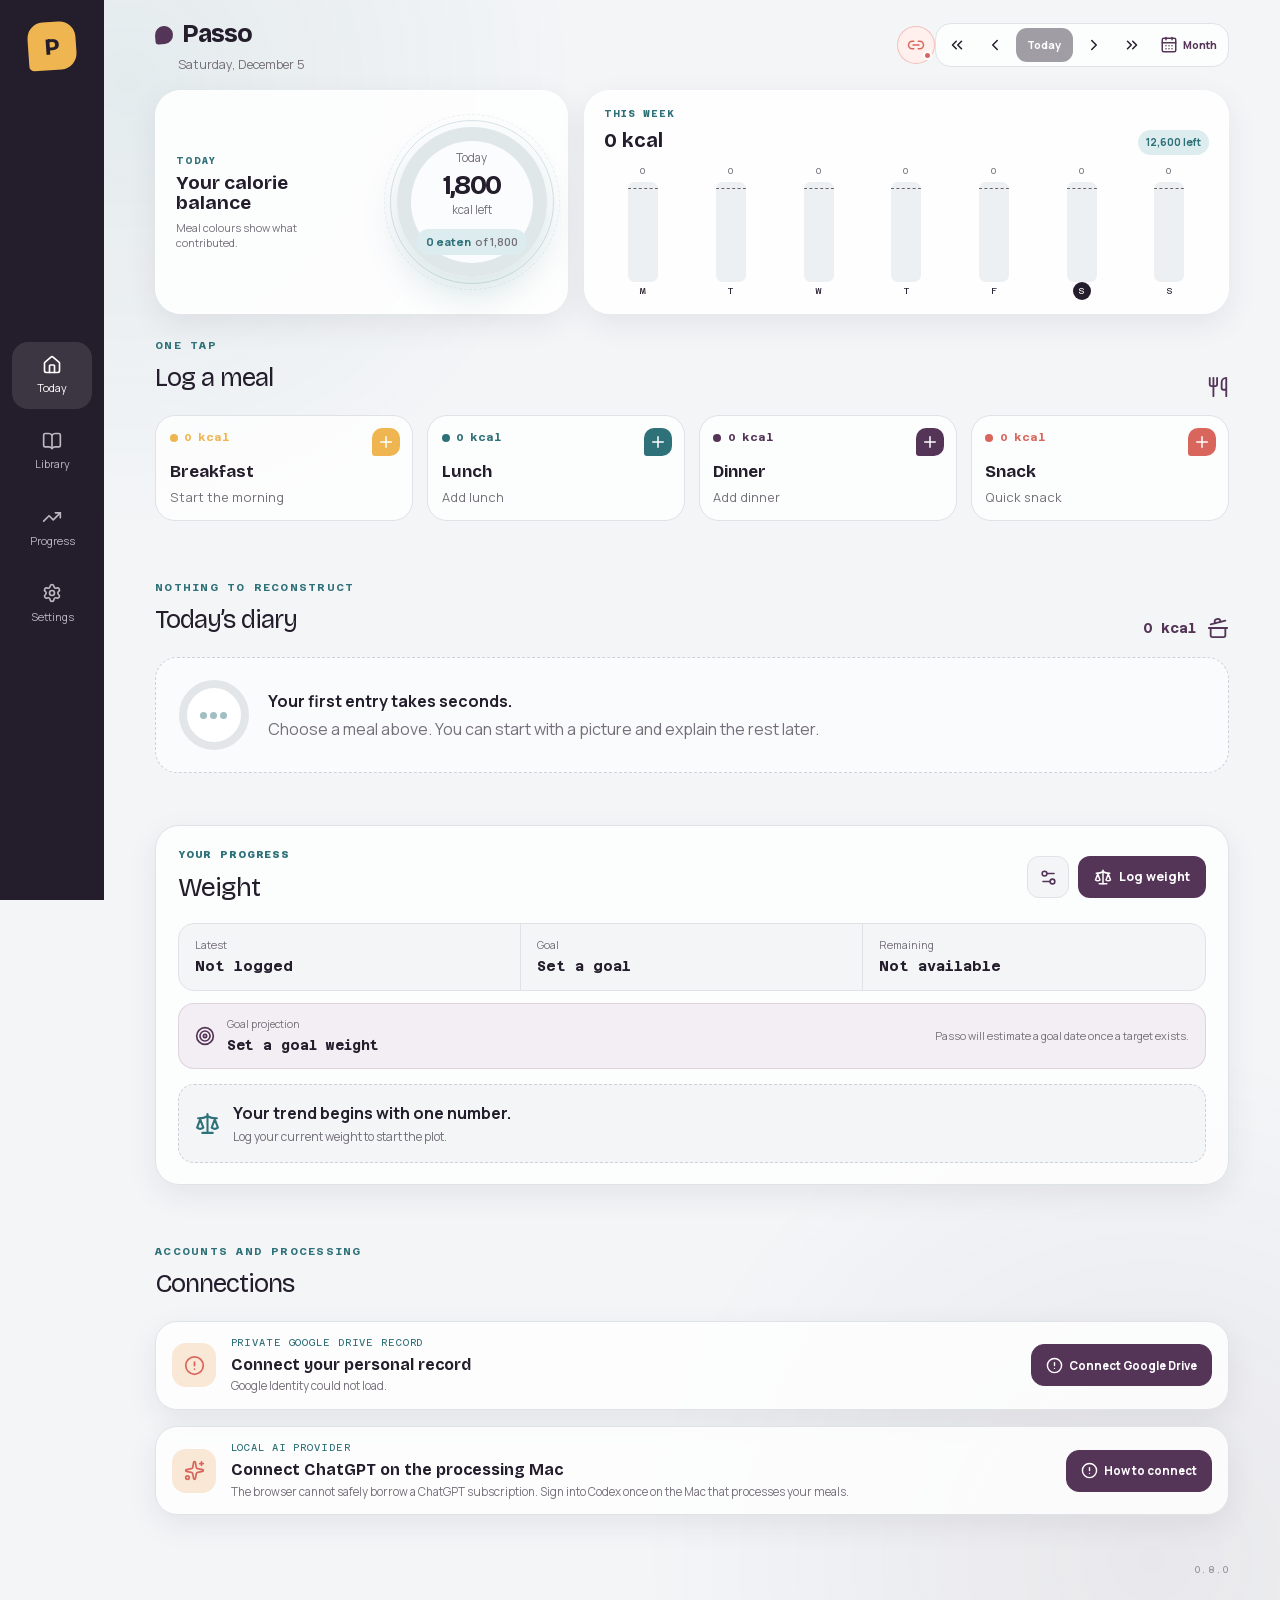
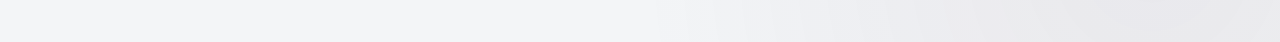
<file: index.html>
<!DOCTYPE html><html lang="en"><head><meta charSet="utf-8"/><meta name="viewport" content="width=device-width, initial-scale=1"/><link rel="stylesheet" href="/_next/static/css/index.pt1dcOlw.css" data-rsc-css-href="/_next/static/css/index.pt1dcOlw.css" data-precedence="vite-rsc/importer-resources"/><link rel="modulepreload" fetchPriority="low" href="/_next/static/chunks/index-DvjqUkF7.js"/><script src="/_next/static/chunks/rolldown-runtime-C60lm6uB.js" type="module" async=""></script><script src="/_next/static/chunks/framework-BgSIrAUN.js" type="module" async=""></script><link rel="modulepreload" href="/_next/static/chunks/layout-segment-context-BlE8KpGa.js" crossorigin=""/><link rel="modulepreload" href="/_next/static/chunks/passo-app-CvoFA2qu.js" crossorigin=""/><title>Passo</title><meta name="description" content="Effortless food logging from photographs, voice, and text."/><meta name="application-name" content="Passo"/><meta property="og:title" content="Passo"/><meta property="og:description" content="Take the pictures. Say what changed. Passo keeps the account."/><meta property="og:image" content="https://maxputignano-numaco.github.io/og.png"/><meta property="og:image:width" content="1200"/><meta property="og:image:height" content="630"/><meta property="og:image:alt" content="Passo food logging companion"/><meta name="twitter:card" content="summary_large_image"/><meta name="twitter:title" content="Passo"/><meta name="twitter:description" content="Take the pictures. Say what changed. Passo keeps the account."/><meta name="twitter:image" content="https://maxputignano-numaco.github.io/og.png"/><link rel="shortcut icon" href="/browser-icon.png?v=0.8.0"/><link rel="icon" href="/browser-icon.png?v=0.8.0" sizes="192x192" type="image/png"/><link rel="icon" href="/icon-512.png?v=0.8.0" sizes="512x512" type="image/png"/><link rel="apple-touch-icon" href="/apple-touch-icon.png?v=0.8.0" sizes="180x180" type="image/png"/><link rel="manifest" href="/manifest.webmanifest"/><meta name="mobile-web-app-capable" content="yes"/><meta name="apple-mobile-web-app-title" content="Passo"/><meta name="apple-mobile-web-app-status-bar-style" content="default"/><meta name="theme-color" content="#241d2c"/><script>Object.assign(((self[Symbol.for("vinext.navigationRuntime")]??={bootstrap:{routeManifest:null},functions:{}}).bootstrap.rsc??={rsc:[]}),{params:{},nav:{"pathname":"/","searchParams":[]}})</script><link rel="modulepreload" href="/_next/static/chunks/index-DvjqUkF7.js" />
<link rel="preload" href="/_next/static/_vinext_fonts/bricolage-grotesque-b05cd6d95bab/bricolage-grotesque-2064f7d0.woff2" as="font" type="font/woff2" crossorigin />
<link rel="preload" href="/_next/static/_vinext_fonts/manrope-76eca2803f7f/manrope-81401990.woff2" as="font" type="font/woff2" crossorigin />
<link rel="preload" href="/_next/static/_vinext_fonts/azeret-mono-16634c8afa00/azeret-mono-2165cd3b.woff2" as="font" type="font/woff2" crossorigin />
<style data-vinext-fonts>/* vietnamese */
@font-face {
  font-family: 'Bricolage Grotesque';
  font-style: normal;
  font-weight: 200 800;
  font-stretch: 100%;
  font-display: swap;
  src: url(/_next/static/_vinext_fonts/bricolage-grotesque-b05cd6d95bab/bricolage-grotesque-6116525b.woff2) format('woff2');
  unicode-range: U+0102-0103, U+0110-0111, U+0128-0129, U+0168-0169, U+01A0-01A1, U+01AF-01B0, U+0300-0301, U+0303-0304, U+0308-0309, U+0323, U+0329, U+1EA0-1EF9, U+20AB;
}
/* latin-ext */
@font-face {
  font-family: 'Bricolage Grotesque';
  font-style: normal;
  font-weight: 200 800;
  font-stretch: 100%;
  font-display: swap;
  src: url(/_next/static/_vinext_fonts/bricolage-grotesque-b05cd6d95bab/bricolage-grotesque-9101bee3.woff2) format('woff2');
  unicode-range: U+0100-02BA, U+02BD-02C5, U+02C7-02CC, U+02CE-02D7, U+02DD-02FF, U+0304, U+0308, U+0329, U+1D00-1DBF, U+1E00-1E9F, U+1EF2-1EFF, U+2020, U+20A0-20AB, U+20AD-20C0, U+2113, U+2C60-2C7F, U+A720-A7FF;
}
/* latin */
@font-face {
  font-family: 'Bricolage Grotesque';
  font-style: normal;
  font-weight: 200 800;
  font-stretch: 100%;
  font-display: swap;
  src: url(/_next/static/_vinext_fonts/bricolage-grotesque-b05cd6d95bab/bricolage-grotesque-2064f7d0.woff2) format('woff2');
  unicode-range: U+0000-00FF, U+0131, U+0152-0153, U+02BB-02BC, U+02C6, U+02DA, U+02DC, U+0304, U+0308, U+0329, U+2000-206F, U+20AC, U+2122, U+2191, U+2193, U+2212, U+2215, U+FEFF, U+FFFD;
}

@font-face {
  font-family: 'Bricolage Grotesque Fallback';
  src: local("Arial");
  ascent-override: 88.21%;
  descent-override: 25.61%;
  line-gap-override: 0.00%;
  size-adjust: 105.43%;
}

.__font_bricolage_grotesque_0k6pl85 { font-family: 'Bricolage Grotesque', 'Bricolage Grotesque Fallback'; font-style: normal; }

.__variable_bricolage_grotesque_0k6pl85 { --font-display: 'Bricolage Grotesque', 'Bricolage Grotesque Fallback'; }

/* cyrillic-ext */
@font-face {
  font-family: 'Manrope';
  font-style: normal;
  font-weight: 200 800;
  font-display: swap;
  src: url(/_next/static/_vinext_fonts/manrope-76eca2803f7f/manrope-37facb2a.woff2) format('woff2');
  unicode-range: U+0460-052F, U+1C80-1C8A, U+20B4, U+2DE0-2DFF, U+A640-A69F, U+FE2E-FE2F;
}
/* cyrillic */
@font-face {
  font-family: 'Manrope';
  font-style: normal;
  font-weight: 200 800;
  font-display: swap;
  src: url(/_next/static/_vinext_fonts/manrope-76eca2803f7f/manrope-c9a5f13c.woff2) format('woff2');
  unicode-range: U+0301, U+0400-045F, U+0490-0491, U+04B0-04B1, U+2116;
}
/* greek */
@font-face {
  font-family: 'Manrope';
  font-style: normal;
  font-weight: 200 800;
  font-display: swap;
  src: url(/_next/static/_vinext_fonts/manrope-76eca2803f7f/manrope-f00fa027.woff2) format('woff2');
  unicode-range: U+0370-0377, U+037A-037F, U+0384-038A, U+038C, U+038E-03A1, U+03A3-03FF;
}
/* vietnamese */
@font-face {
  font-family: 'Manrope';
  font-style: normal;
  font-weight: 200 800;
  font-display: swap;
  src: url(/_next/static/_vinext_fonts/manrope-76eca2803f7f/manrope-bd6e7fdc.woff2) format('woff2');
  unicode-range: U+0102-0103, U+0110-0111, U+0128-0129, U+0168-0169, U+01A0-01A1, U+01AF-01B0, U+0300-0301, U+0303-0304, U+0308-0309, U+0323, U+0329, U+1EA0-1EF9, U+20AB;
}
/* latin-ext */
@font-face {
  font-family: 'Manrope';
  font-style: normal;
  font-weight: 200 800;
  font-display: swap;
  src: url(/_next/static/_vinext_fonts/manrope-76eca2803f7f/manrope-76dcfc73.woff2) format('woff2');
  unicode-range: U+0100-02BA, U+02BD-02C5, U+02C7-02CC, U+02CE-02D7, U+02DD-02FF, U+0304, U+0308, U+0329, U+1D00-1DBF, U+1E00-1E9F, U+1EF2-1EFF, U+2020, U+20A0-20AB, U+20AD-20C0, U+2113, U+2C60-2C7F, U+A720-A7FF;
}
/* latin */
@font-face {
  font-family: 'Manrope';
  font-style: normal;
  font-weight: 200 800;
  font-display: swap;
  src: url(/_next/static/_vinext_fonts/manrope-76eca2803f7f/manrope-81401990.woff2) format('woff2');
  unicode-range: U+0000-00FF, U+0131, U+0152-0153, U+02BB-02BC, U+02C6, U+02DA, U+02DC, U+0304, U+0308, U+0329, U+2000-206F, U+20AC, U+2122, U+2191, U+2193, U+2212, U+2215, U+FEFF, U+FFFD;
}

@font-face {
  font-family: 'Manrope Fallback';
  src: local("Arial");
  ascent-override: 103.31%;
  descent-override: 29.07%;
  line-gap-override: 0.00%;
  size-adjust: 103.19%;
}

.__font_manrope_0lv6qco { font-family: 'Manrope', 'Manrope Fallback'; font-style: normal; }

.__variable_manrope_0lv6qco { --font-body: 'Manrope', 'Manrope Fallback'; }

/* latin-ext */
@font-face {
  font-family: 'Azeret Mono';
  font-style: normal;
  font-weight: 100 900;
  font-display: swap;
  src: url(/_next/static/_vinext_fonts/azeret-mono-16634c8afa00/azeret-mono-b8f22eee.woff2) format('woff2');
  unicode-range: U+0100-02BA, U+02BD-02C5, U+02C7-02CC, U+02CE-02D7, U+02DD-02FF, U+0304, U+0308, U+0329, U+1D00-1DBF, U+1E00-1E9F, U+1EF2-1EFF, U+2020, U+20A0-20AB, U+20AD-20C0, U+2113, U+2C60-2C7F, U+A720-A7FF;
}
/* latin */
@font-face {
  font-family: 'Azeret Mono';
  font-style: normal;
  font-weight: 100 900;
  font-display: swap;
  src: url(/_next/static/_vinext_fonts/azeret-mono-16634c8afa00/azeret-mono-2165cd3b.woff2) format('woff2');
  unicode-range: U+0000-00FF, U+0131, U+0152-0153, U+02BB-02BC, U+02C6, U+02DA, U+02DC, U+0304, U+0308, U+0329, U+2000-206F, U+20AC, U+2122, U+2191, U+2193, U+2212, U+2215, U+FEFF, U+FFFD;
}

@font-face {
  font-family: 'Azeret Mono Fallback';
  src: local("Arial");
  ascent-override: 64.26%;
  descent-override: 15.77%;
  line-gap-override: 0.00%;
  size-adjust: 145.81%;
}

.__font_azeret_mono_0ombk6h { font-family: 'Azeret Mono', 'Azeret Mono Fallback'; font-style: normal; }

.__variable_azeret_mono_0ombk6h { --font-data: 'Azeret Mono', 'Azeret Mono Fallback'; }
</style>
</head><body class="__variable_bricolage_grotesque_0k6pl85 __variable_manrope_0lv6qco __variable_azeret_mono_0ombk6h"><div class="app-shell"><aside class="desktop-rail"><div class="brand-mark"><span>P</span></div><nav aria-label="Primary navigation"><button class="active"><svg xmlns="http://www.w3.org/2000/svg" width="20" height="20" viewBox="0 0 24 24" fill="none" stroke="currentColor" stroke-width="2" stroke-linecap="round" stroke-linejoin="round" class="lucide lucide-house" aria-hidden="true"><path d="M15 21v-8a1 1 0 0 0-1-1h-4a1 1 0 0 0-1 1v8"></path><path d="M3 10a2 2 0 0 1 .709-1.528l7-6a2 2 0 0 1 2.582 0l7 6A2 2 0 0 1 21 10v9a2 2 0 0 1-2 2H5a2 2 0 0 1-2-2z"></path></svg><span>Today</span></button><button class=""><svg xmlns="http://www.w3.org/2000/svg" width="20" height="20" viewBox="0 0 24 24" fill="none" stroke="currentColor" stroke-width="2" stroke-linecap="round" stroke-linejoin="round" class="lucide lucide-book-open" aria-hidden="true"><path d="M12 5v16"></path><path d="M20.001 19A2 2 0 0022 17V5a2 2 0 00-1.999-2L16 3.002A5 5 0 0012 5a5 5 0 00-4-2H4a2 2 0 00-2 2v12a2 2 0 001.999 2H8a5 5 0 014 2 5 5 0 014-2z"></path></svg><span>Library</span></button><button class=""><svg xmlns="http://www.w3.org/2000/svg" width="20" height="20" viewBox="0 0 24 24" fill="none" stroke="currentColor" stroke-width="2" stroke-linecap="round" stroke-linejoin="round" class="lucide lucide-trending-up" aria-hidden="true"><path d="M16 7h6v6"></path><path d="m22 7-8.5 8.5-5-5L2 17"></path></svg><span>Progress</span></button><button class=""><svg xmlns="http://www.w3.org/2000/svg" width="20" height="20" viewBox="0 0 24 24" fill="none" stroke="currentColor" stroke-width="2" stroke-linecap="round" stroke-linejoin="round" class="lucide lucide-settings" aria-hidden="true"><path d="M9.671 4.136a2.34 2.34 0 0 1 4.659 0 2.34 2.34 0 0 0 3.319 1.915 2.34 2.34 0 0 1 2.33 4.033 2.34 2.34 0 0 0 0 3.831 2.34 2.34 0 0 1-2.33 4.033 2.34 2.34 0 0 0-3.319 1.915 2.34 2.34 0 0 1-4.659 0 2.34 2.34 0 0 0-3.32-1.915 2.34 2.34 0 0 1-2.33-4.033 2.34 2.34 0 0 0 0-3.831A2.34 2.34 0 0 1 6.35 6.051a2.34 2.34 0 0 0 3.319-1.915"></path><circle cx="12" cy="12" r="3"></circle></svg><span>Settings</span></button></nav></aside><main class="main-surface"><header class="topbar"><div><div class="wordmark"><span class="wordmark-step"></span>Passo</div><p>Tuesday, August 18</p></div><div class="connection-control"><button type="button" class="connection-pill offline" aria-label="A Passo connection needs attention" aria-expanded="false" title="Reconnect Passo"><svg xmlns="http://www.w3.org/2000/svg" width="18" height="18" viewBox="0 0 24 24" fill="none" stroke="currentColor" stroke-width="2" stroke-linecap="round" stroke-linejoin="round" class="lucide lucide-link2 lucide-link-2" aria-hidden="true"><path d="M9 17H7A5 5 0 0 1 7 7h2"></path><path d="M15 7h2a5 5 0 1 1 0 10h-2"></path><line x1="8" x2="16" y1="12" y2="12"></line></svg><span aria-hidden="true"></span></button></div><nav class="date-navigator" aria-label="Choose diary date"><button type="button" aria-label="Previous week" title="Previous week"><svg xmlns="http://www.w3.org/2000/svg" width="18" height="18" viewBox="0 0 24 24" fill="none" stroke="currentColor" stroke-width="2" stroke-linecap="round" stroke-linejoin="round" class="lucide lucide-chevrons-left" aria-hidden="true"><path d="m11 17-5-5 5-5"></path><path d="m18 17-5-5 5-5"></path></svg></button><button type="button" aria-label="Previous day" title="Previous day"><svg xmlns="http://www.w3.org/2000/svg" width="18" height="18" viewBox="0 0 24 24" fill="none" stroke="currentColor" stroke-width="2" stroke-linecap="round" stroke-linejoin="round" class="lucide lucide-chevron-left" aria-hidden="true"><path d="m15 18-6-6 6-6"></path></svg></button><button type="button" class="today-button" disabled="">Today</button><button type="button" aria-label="Next day" title="Next day"><svg xmlns="http://www.w3.org/2000/svg" width="18" height="18" viewBox="0 0 24 24" fill="none" stroke="currentColor" stroke-width="2" stroke-linecap="round" stroke-linejoin="round" class="lucide lucide-chevron-right" aria-hidden="true"><path d="m9 18 6-6-6-6"></path></svg></button><button type="button" aria-label="Next week" title="Next week"><svg xmlns="http://www.w3.org/2000/svg" width="18" height="18" viewBox="0 0 24 24" fill="none" stroke="currentColor" stroke-width="2" stroke-linecap="round" stroke-linejoin="round" class="lucide lucide-chevrons-right" aria-hidden="true"><path d="m6 17 5-5-5-5"></path><path d="m13 17 5-5-5-5"></path></svg></button><button type="button" class="month-button" aria-label="Open month calendar" title="Month calendar"><svg xmlns="http://www.w3.org/2000/svg" width="18" height="18" viewBox="0 0 24 24" fill="none" stroke="currentColor" stroke-width="2" stroke-linecap="round" stroke-linejoin="round" class="lucide lucide-calendar-days" aria-hidden="true"><path d="M8 2v3"></path><path d="M16 2v3"></path><rect x="3" y="3" width="18" height="18" rx="2"></rect><path d="M3 9h18"></path><path d="M8 13h.01"></path><path d="M12 13h.01"></path><path d="M16 13h.01"></path><path d="M8 17h.01"></path><path d="M12 17h.01"></path><path d="M16 17h.01"></path></svg><span>Month</span></button></nav></header><div class="today-layout"><h1 class="visually-hidden">Tuesday, August 18</h1><section class="today-dashboard" aria-label="Tuesday, August 18 and its week"><div class="today-ring-card"><div class="today-ring-copy"><span>Today</span><strong>Your calorie balance</strong><small>Meal colours show what contributed.</small></div><div class="progress-plate " style="--plate-segments:conic-gradient(#efb550 0deg 0deg, #2f7179 0deg 0deg, #553557 0deg 0deg, #d9665d 0deg 0deg, #dfe7e9 0deg 360deg)" aria-label="1800 calories left. 0 eaten of 1800. Breakfast 0 kcal, Lunch 0 kcal, Dinner 0 kcal, Snack 0 kcal"><div class="progress-plate-inner"><span class="plate-kicker">Today</span><strong>1,800</strong><span class="plate-unit">kcal <!-- -->left</span><span class="plate-balance"><span>0<!-- --> eaten</span><span class="plate-target">of <!-- -->1,800</span></span></div></div></div><section class="weekly-gauge" aria-label="0 of 12600 calories this week"><header><div><span>This week</span><strong>0<!-- --> kcal</strong></div><small class="">12,600 left</small></header><div class="weekly-gauge-bars"><div aria-label="Mon: 0 of 1800 calories" class="" title="Mon: 0 of 1800 kcal"><span class="weekly-gauge-value">0</span><span class="weekly-gauge-track"><span class="weekly-gauge-target" style="bottom:92.59259259259258%"></span><span class="weekly-gauge-fill " style="height:0%"></span></span><small>M</small></div><div aria-label="Tue: 0 of 1800 calories" class="is-today" title="Tue: 0 of 1800 kcal"><span class="weekly-gauge-value">0</span><span class="weekly-gauge-track"><span class="weekly-gauge-target" style="bottom:92.59259259259258%"></span><span class="weekly-gauge-fill " style="height:0%"></span></span><small>T</small></div><div aria-label="Wed: 0 of 1800 calories" class="" title="Wed: 0 of 1800 kcal"><span class="weekly-gauge-value">0</span><span class="weekly-gauge-track"><span class="weekly-gauge-target" style="bottom:92.59259259259258%"></span><span class="weekly-gauge-fill " style="height:0%"></span></span><small>W</small></div><div aria-label="Thu: 0 of 1800 calories" class="" title="Thu: 0 of 1800 kcal"><span class="weekly-gauge-value">0</span><span class="weekly-gauge-track"><span class="weekly-gauge-target" style="bottom:92.59259259259258%"></span><span class="weekly-gauge-fill " style="height:0%"></span></span><small>T</small></div><div aria-label="Fri: 0 of 1800 calories" class="" title="Fri: 0 of 1800 kcal"><span class="weekly-gauge-value">0</span><span class="weekly-gauge-track"><span class="weekly-gauge-target" style="bottom:92.59259259259258%"></span><span class="weekly-gauge-fill " style="height:0%"></span></span><small>F</small></div><div aria-label="Sat: 0 of 1800 calories" class="" title="Sat: 0 of 1800 kcal"><span class="weekly-gauge-value">0</span><span class="weekly-gauge-track"><span class="weekly-gauge-target" style="bottom:92.59259259259258%"></span><span class="weekly-gauge-fill " style="height:0%"></span></span><small>S</small></div><div aria-label="Sun: 0 of 1800 calories" class="" title="Sun: 0 of 1800 kcal"><span class="weekly-gauge-value">0</span><span class="weekly-gauge-track"><span class="weekly-gauge-target" style="bottom:92.59259259259258%"></span><span class="weekly-gauge-fill " style="height:0%"></span></span><small>S</small></div></div></section></section><section class="occasion-section" aria-labelledby="add-meal-heading"><div class="section-heading"><div><span>One tap</span><h2 id="add-meal-heading">Log a meal</h2></div><svg xmlns="http://www.w3.org/2000/svg" width="22" height="22" viewBox="0 0 24 24" fill="none" stroke="currentColor" stroke-width="2" stroke-linecap="round" stroke-linejoin="round" class="lucide lucide-utensils" aria-hidden="true"><path d="M3 2v7c0 1.1.9 2 2 2h4a2 2 0 0 0 2-2V2"></path><path d="M7 2v20"></path><path d="M21 15V2a5 5 0 0 0-5 5v6c0 1.1.9 2 2 2h3Zm0 0v7"></path></svg></div><div class="occasion-grid"><button style="--meal-colour:#efb550"><span class="occasion-calories"><span aria-hidden="true"></span>0<!-- --> kcal</span><span class="occasion-plus"><svg xmlns="http://www.w3.org/2000/svg" width="18" height="18" viewBox="0 0 24 24" fill="none" stroke="currentColor" stroke-width="2" stroke-linecap="round" stroke-linejoin="round" class="lucide lucide-plus" aria-hidden="true"><path d="M5 12h14"></path><path d="M12 5v14"></path></svg></span><strong>Breakfast</strong><small>Start the morning</small></button><button style="--meal-colour:#2f7179"><span class="occasion-calories"><span aria-hidden="true"></span>0<!-- --> kcal</span><span class="occasion-plus"><svg xmlns="http://www.w3.org/2000/svg" width="18" height="18" viewBox="0 0 24 24" fill="none" stroke="currentColor" stroke-width="2" stroke-linecap="round" stroke-linejoin="round" class="lucide lucide-plus" aria-hidden="true"><path d="M5 12h14"></path><path d="M12 5v14"></path></svg></span><strong>Lunch</strong><small>Add lunch</small></button><button style="--meal-colour:#553557"><span class="occasion-calories"><span aria-hidden="true"></span>0<!-- --> kcal</span><span class="occasion-plus"><svg xmlns="http://www.w3.org/2000/svg" width="18" height="18" viewBox="0 0 24 24" fill="none" stroke="currentColor" stroke-width="2" stroke-linecap="round" stroke-linejoin="round" class="lucide lucide-plus" aria-hidden="true"><path d="M5 12h14"></path><path d="M12 5v14"></path></svg></span><strong>Dinner</strong><small>Add dinner</small></button><button style="--meal-colour:#d9665d"><span class="occasion-calories"><span aria-hidden="true"></span>0<!-- --> kcal</span><span class="occasion-plus"><svg xmlns="http://www.w3.org/2000/svg" width="18" height="18" viewBox="0 0 24 24" fill="none" stroke="currentColor" stroke-width="2" stroke-linecap="round" stroke-linejoin="round" class="lucide lucide-plus" aria-hidden="true"><path d="M5 12h14"></path><path d="M12 5v14"></path></svg></span><strong>Snack</strong><small>Quick snack</small></button></div></section><section class="diary-section" aria-labelledby="diary-heading"><div class="section-heading"><div><span>Nothing to reconstruct</span><h2 id="diary-heading">Today’s diary</h2></div><div class="diary-total" aria-label="0 calories in the diary for Tuesday, August 18"><strong>0<!-- --> kcal</strong><svg xmlns="http://www.w3.org/2000/svg" width="22" height="22" viewBox="0 0 24 24" fill="none" stroke="currentColor" stroke-width="2" stroke-linecap="round" stroke-linejoin="round" class="lucide lucide-cooking-pot" aria-hidden="true"><path d="M2 12h20"></path><path d="M20 12v8a2 2 0 0 1-2 2H6a2 2 0 0 1-2-2v-8"></path><path d="m4 8 16-4"></path><path d="m8.86 6.78-.45-1.81a2 2 0 0 1 1.45-2.43l1.94-.48a2 2 0 0 1 2.43 1.46l.45 1.8"></path></svg></div></div><div class="empty-diary"><div class="empty-plate"><span></span><span></span><span></span></div><div><strong>Your first entry takes seconds.</strong><p>Choose a meal above. You can start with a picture and explain the rest later.</p></div></div></section><section class="weight-section" aria-labelledby="weight-heading"><div class="weight-card-heading"><div><span>Your progress</span><h2 id="weight-heading">Weight</h2></div><div class="weight-heading-actions"><button type="button" class="weight-settings-button" aria-label="Set goal weight" aria-expanded="false"><svg xmlns="http://www.w3.org/2000/svg" width="19" height="19" viewBox="0 0 24 24" fill="none" stroke="currentColor" stroke-width="2" stroke-linecap="round" stroke-linejoin="round" class="lucide lucide-settings2 lucide-settings-2" aria-hidden="true"><path d="M14 17H5"></path><path d="M19 7h-9"></path><circle cx="17" cy="17" r="3"></circle><circle cx="7" cy="7" r="3"></circle></svg></button><button type="button" class="log-weight-button"><svg xmlns="http://www.w3.org/2000/svg" width="18" height="18" viewBox="0 0 24 24" fill="none" stroke="currentColor" stroke-width="2" stroke-linecap="round" stroke-linejoin="round" class="lucide lucide-scale" aria-hidden="true"><path d="M12 3v18"></path><path d="m19 8 3 8a5 5 0 0 1-6 0zV7"></path><path d="M3 7h1a17 17 0 0 0 8-2 17 17 0 0 0 8 2h1"></path><path d="m5 8 3 8a5 5 0 0 1-6 0zV7"></path><path d="M7 21h10"></path></svg>Log weight</button></div></div><div class="weight-summary"><div><span>Latest</span><strong>Not logged</strong></div><div><span>Goal</span><strong>Set a goal</strong></div><div><span>Remaining</span><strong>Not available</strong></div></div><div class="weight-projection"><svg xmlns="http://www.w3.org/2000/svg" width="20" height="20" viewBox="0 0 24 24" fill="none" stroke="currentColor" stroke-width="2" stroke-linecap="round" stroke-linejoin="round" class="lucide lucide-target" aria-hidden="true"><circle cx="12" cy="12" r="10"></circle><circle cx="12" cy="12" r="6"></circle><circle cx="12" cy="12" r="2"></circle></svg><div><span>Goal projection</span><strong>Set a goal weight</strong></div><small>Passo will estimate a goal date once a target exists.</small></div><div class="weight-empty"><svg xmlns="http://www.w3.org/2000/svg" width="25" height="25" viewBox="0 0 24 24" fill="none" stroke="currentColor" stroke-width="2" stroke-linecap="round" stroke-linejoin="round" class="lucide lucide-scale" aria-hidden="true"><path d="M12 3v18"></path><path d="m19 8 3 8a5 5 0 0 1-6 0zV7"></path><path d="M3 7h1a17 17 0 0 0 8-2 17 17 0 0 0 8 2h1"></path><path d="m5 8 3 8a5 5 0 0 1-6 0zV7"></path><path d="M7 21h10"></path></svg><div><strong>Your trend begins with one number.</strong><span>Log your current weight to start the plot.</span></div></div></section><section class="connections-section" aria-labelledby="connections-heading"><div class="section-heading"><div><span>Accounts and processing</span><h2 id="connections-heading">Connections</h2></div></div><section class="sync-card sync-loading" aria-live="polite"><div class="sync-card-icon"><svg xmlns="http://www.w3.org/2000/svg" width="21" height="21" viewBox="0 0 24 24" fill="none" stroke="currentColor" stroke-width="2" stroke-linecap="round" stroke-linejoin="round" class="lucide lucide-cloud-off" aria-hidden="true"><path d="M10.94 5.274A7 7 0 0 1 15.71 10h1.79a4.5 4.5 0 0 1 4.222 6.057"></path><path d="M18.796 18.81A4.5 4.5 0 0 1 17.5 19H9A7 7 0 0 1 5.79 5.78"></path><path d="m2 2 20 20"></path></svg></div><div class="sync-card-copy"><span>Private Google Drive record</span><strong>Connect your personal record</strong><p>Preparing Google Drive connection.</p></div><button type="button" class="sync-action" disabled=""><svg xmlns="http://www.w3.org/2000/svg" width="17" height="17" viewBox="0 0 24 24" fill="none" stroke="currentColor" stroke-width="2" stroke-linecap="round" stroke-linejoin="round" class="lucide lucide-refresh-cw spin" aria-hidden="true"><path d="M3 12a9 9 0 0 1 9-9 9.75 9.75 0 0 1 6.74 2.74L21 8"></path><path d="M21 3v5h-5"></path><path d="M21 12a9 9 0 0 1-9 9 9.75 9.75 0 0 1-6.74-2.74L3 16"></path><path d="M8 16H3v5"></path></svg>Preparing</button></section><section class="sync-card ai-connection-card sync-needs_attention"><div class="sync-card-icon"><svg xmlns="http://www.w3.org/2000/svg" width="21" height="21" viewBox="0 0 24 24" fill="none" stroke="currentColor" stroke-width="2" stroke-linecap="round" stroke-linejoin="round" class="lucide lucide-sparkles" aria-hidden="true"><path d="M11.017 2.814a1 1 0 0 1 1.966 0l1.051 5.558a2 2 0 0 0 1.594 1.594l5.558 1.051a1 1 0 0 1 0 1.966l-5.558 1.051a2 2 0 0 0-1.594 1.594l-1.051 5.558a1 1 0 0 1-1.966 0l-1.051-5.558a2 2 0 0 0-1.594-1.594l-5.558-1.051a1 1 0 0 1 0-1.966l5.558-1.051a2 2 0 0 0 1.594-1.594z"></path><path d="M20 2v4"></path><path d="M22 4h-4"></path><circle cx="4" cy="20" r="2"></circle></svg></div><div class="sync-card-copy"><span>Local AI provider</span><strong>Connect ChatGPT on the processing Mac</strong><p>The browser cannot safely borrow a ChatGPT subscription. Sign into Codex once on the Mac that processes your meals.</p></div><button type="button" class="sync-action"><svg xmlns="http://www.w3.org/2000/svg" width="17" height="17" viewBox="0 0 24 24" fill="none" stroke="currentColor" stroke-width="2" stroke-linecap="round" stroke-linejoin="round" class="lucide lucide-circle-alert" aria-hidden="true"><circle cx="12" cy="12" r="10"></circle><line x1="12" x2="12" y1="8" y2="12"></line><line x1="12" x2="12.01" y1="16" y2="16"></line></svg>How to connect</button></section></section></div><footer class="app-version" aria-label="Passo version 0.8.0">0.8.0</footer></main><nav class="mobile-nav" aria-label="Primary navigation"><button class="active"><svg xmlns="http://www.w3.org/2000/svg" width="20" height="20" viewBox="0 0 24 24" fill="none" stroke="currentColor" stroke-width="2" stroke-linecap="round" stroke-linejoin="round" class="lucide lucide-house" aria-hidden="true"><path d="M15 21v-8a1 1 0 0 0-1-1h-4a1 1 0 0 0-1 1v8"></path><path d="M3 10a2 2 0 0 1 .709-1.528l7-6a2 2 0 0 1 2.582 0l7 6A2 2 0 0 1 21 10v9a2 2 0 0 1-2 2H5a2 2 0 0 1-2-2z"></path></svg><span>Today</span></button><button class=""><svg xmlns="http://www.w3.org/2000/svg" width="20" height="20" viewBox="0 0 24 24" fill="none" stroke="currentColor" stroke-width="2" stroke-linecap="round" stroke-linejoin="round" class="lucide lucide-book-open" aria-hidden="true"><path d="M12 5v16"></path><path d="M20.001 19A2 2 0 0022 17V5a2 2 0 00-1.999-2L16 3.002A5 5 0 0012 5a5 5 0 00-4-2H4a2 2 0 00-2 2v12a2 2 0 001.999 2H8a5 5 0 014 2 5 5 0 014-2z"></path></svg><span>Library</span></button><button class=""><svg xmlns="http://www.w3.org/2000/svg" width="20" height="20" viewBox="0 0 24 24" fill="none" stroke="currentColor" stroke-width="2" stroke-linecap="round" stroke-linejoin="round" class="lucide lucide-trending-up" aria-hidden="true"><path d="M16 7h6v6"></path><path d="m22 7-8.5 8.5-5-5L2 17"></path></svg><span>Progress</span></button><button class=""><svg xmlns="http://www.w3.org/2000/svg" width="20" height="20" viewBox="0 0 24 24" fill="none" stroke="currentColor" stroke-width="2" stroke-linecap="round" stroke-linejoin="round" class="lucide lucide-settings" aria-hidden="true"><path d="M9.671 4.136a2.34 2.34 0 0 1 4.659 0 2.34 2.34 0 0 0 3.319 1.915 2.34 2.34 0 0 1 2.33 4.033 2.34 2.34 0 0 0 0 3.831 2.34 2.34 0 0 1-2.33 4.033 2.34 2.34 0 0 0-3.319 1.915 2.34 2.34 0 0 1-4.659 0 2.34 2.34 0 0 0-3.32-1.915 2.34 2.34 0 0 1-2.33-4.033 2.34 2.34 0 0 0 0-3.831A2.34 2.34 0 0 1 6.35 6.051a2.34 2.34 0 0 0 3.319-1.915"></path><circle cx="12" cy="12" r="3"></circle></svg><span>Settings</span></button></nav></div><script type="module" src="/_next/static/chunks/index-DvjqUkF7.js" id="_R_" async=""></script><script>((self[Symbol.for("vinext.navigationRuntime")]??={bootstrap:{routeManifest:null},functions:{}}).bootstrap.rsc??={rsc:[]}).rsc.push("2:I[\"8c0f216c4604\",[],\"Children\",1]\n")</script><script>((self[Symbol.for("vinext.navigationRuntime")]??={bootstrap:{routeManifest:null},functions:{}}).bootstrap.rsc??={rsc:[]}).rsc.push("3:I[\"593f344dc510\",[],\"GlobalErrorBoundary\",1]\n")</script><script>((self[Symbol.for("vinext.navigationRuntime")]??={bootstrap:{routeManifest:null},functions:{}}).bootstrap.rsc??={rsc:[]}).rsc.push("4:I[\"0b874ad30386\",[],\"default\",1]\n")</script><script>((self[Symbol.for("vinext.navigationRuntime")]??={bootstrap:{routeManifest:null},functions:{}}).bootstrap.rsc??={rsc:[]}).rsc.push("5:I[\"593f344dc510\",[],\"ErrorBoundary\",1]\n")</script><script>((self[Symbol.for("vinext.navigationRuntime")]??={bootstrap:{routeManifest:null},functions:{}}).bootstrap.rsc??={rsc:[]}).rsc.push("6:I[\"15c18cfaeeff\",[],\"LayoutSegmentProvider\",1]\n")</script><script>((self[Symbol.for("vinext.navigationRuntime")]??={bootstrap:{routeManifest:null},functions:{}}).bootstrap.rsc??={rsc:[]}).rsc.push("7:I[\"8c0f216c4604\",[],\"Slot\",1]\n")</script><script>((self[Symbol.for("vinext.navigationRuntime")]??={bootstrap:{routeManifest:null},functions:{}}).bootstrap.rsc??={rsc:[]}).rsc.push("8:I[\"9276801271d6\",[],\"AppRouterScrollTarget\",1]\n")</script><script>((self[Symbol.for("vinext.navigationRuntime")]??={bootstrap:{routeManifest:null},functions:{}}).bootstrap.rsc??={rsc:[]}).rsc.push("9:I[\"593f344dc510\",[],\"RedirectBoundary\",1]\n")</script><script>((self[Symbol.for("vinext.navigationRuntime")]??={bootstrap:{routeManifest:null},functions:{}}).bootstrap.rsc??={rsc:[]}).rsc.push(":HL[\"/_next/static/css/index.pt1dcOlw.css\",\"style\"     ]\n")</script><script>((self[Symbol.for("vinext.navigationRuntime")]??={bootstrap:{routeManifest:null},functions:{}}).bootstrap.rsc??={rsc:[]}).rsc.push("0:{\"__route\":\"route:/\",\"__interceptionContext\":null,\"__layoutIds\":[\"layout:/\"],\"__rootLayout\":\"/\",\"__sourcePage\":\"/page\",\"page:/\":\"$L1\",\"layout:/\":[[[[\"$\",\"link\",\"css:/_next/static/css/index.pt1dcOlw.css\",{\"rel\":\"stylesheet\",\"precedence\":\"vite-rsc/importer-resources\",\"href\":\"/_next/static/css/index.pt1dcOlw.css\",\"data-rsc-css-href\":\"/_next/static/css/index.pt1dcOlw.css\"}],\"$undefined\"],[\"$\",\"html\",null,{\"lang\":\"en\",\"children\":[\"$\",\"body\",null,{\"className\":\"__variable_bricolage_grotesque_0k6pl85 __variable_manrope_0lv6qco __variable_azeret_mono_0ombk6h\",\"children\":[\"$\",\"$L2\",null,{}]}]}]],null],\"route:/\":[[[\"$\",\"meta\",null,{\"charSet\":\"utf-8\"}],[[\"$\",\"title\",\"0\",{\"children\":\"Passo\"}],[\"$\",\"meta\",\"1\",{\"name\":\"description\",\"content\":\"Effortless food logging from photographs, voice, and text.\"}],[\"$\",\"meta\",\"2\",{\"name\":\"application-name\",\"content\":\"Passo\"}],[\"$\",\"meta\",\"3\",{\"property\":\"og:title\",\"content\":\"Passo\"}],[\"$\",\"meta\",\"4\",{\"property\":\"og:description\",\"content\":\"Take the pictures. Say what changed. Passo keeps the account.\"}],[\"$\",\"meta\",\"5\",{\"property\":\"og:image\",\"content\":\"https://maxputignano-numaco.github.io/og.png\"}],[\"$\",\"meta\",\"6\",{\"property\":\"og:image:width\",\"content\":\"1200\"}],[\"$\",\"meta\",\"7\",{\"property\":\"og:image:height\",\"content\":\"630\"}],[\"$\",\"meta\",\"8\",{\"property\":\"og:image:alt\",\"content\":\"Passo food logging companion\"}],[\"$\",\"meta\",\"9\",{\"name\":\"twitter:card\",\"content\":\"summary_large_image\"}],[\"$\",\"meta\",\"10\",{\"name\":\"twitter:title\",\"content\":\"Passo\"}],[\"$\",\"meta\",\"11\",{\"name\":\"twitter:description\",\"content\":\"Take the pictures. Say what changed. Passo keeps the account.\"}],[\"$\",\"meta\",\"12\",{\"name\":\"twitter:image\",\"content\":\"https://maxputignano-numaco.github.io/og.png\"}],[\"$\",\"link\",\"13\",{\"rel\":\"shortcut icon\",\"href\":\"/browser-icon.png?v=0.8.0\"}],[\"$\",\"link\",\"14\",{\"rel\":\"icon\",\"href\":\"/browser-icon.png?v=0.8.0\",\"sizes\":\"192x192\",\"type\":\"image/png\"}],[\"$\",\"link\",\"15\",{\"rel\":\"icon\",\"href\":\"/icon-512.png?v=0.8.0\",\"sizes\":\"512x512\",\"type\":\"image/png\"}],[\"$\",\"link\",\"16\",{\"rel\":\"apple-touch-icon\",\"href\":\"/apple-touch-icon.png?v=0.8.0\",\"sizes\":\"180x180\",\"type\":\"image/png\"}],[\"$\",\"link\",\"17\",{\"rel\":\"manifest\",\"href\":\"/manifest.webmanifest\"}],[\"$\",\"meta\",\"18\",{\"name\":\"mobile-web-app-capable\",\"content\":\"yes\"}],[\"$\",\"meta\",\"19\",{\"name\":\"apple-mobile-web-app-title\",\"content\":\"Passo\"}],[\"$\",\"meta\",\"20\",{\"name\":\"apple-mobile-web-app-status-bar-style\",\"content\":\"default\"}]],[[\"$\",\"meta\",\"0\",{\"name\":\"viewport\",\"content\":\"width=device-width, initial-scale=1\"}],[\"$\",\"meta\",\"1\",{\"name\":\"theme-color\",\"content\":\"#241d2c\"}]]],[\"$\",\"$L3\",null,{\"fallback\":\"$4\",\"children\":[\"$\",\"$L5\",null,{\"fallback\":\"$4\",\"children\":[\"$\",\"$L6\",null,{\"providerId\":\"layout:/\",\"segmentMap\":{\"children\":[]},\"children\":[\"$\",\"$L7\",null,{\"id\":\"layout:/\",\"parallelSlots\":\"$undefined\",\"children\":[\"$\",\"$L8\",null,{\"children\":[\"$\",\"$L9\",null,{\"children\":[[\"$\",\"$L6\",null,{\"providerId\":\"page:/\",\"segmentMap\":{\"children\":[\"__PAGE__\"]},\"children\":[\"$\",\"$L7\",null,{\"id\":\"page:/\"}]}],null]}]}]}]}]}]}],null,null],\"__layoutFlags\":{\"layout:/\":\"s\"},\"__artifactCompatibility\":{\"schemaVersion\":1,\"graphVersion\":\"app-route-graph:1177fd80f83fa7b0\",\"deploymentVersion\":\"952c9473-2a21-42d2-8046-750ea0a37c87\",\"appElementsSchemaVersion\":1,\"rscPayloadSchemaVersion\":1,\"rootBoundaryId\":\"/\",\"renderEpoch\":null},\"__renderObservation\":{\"schemaVersion\":1,\"output\":{\"kind\":\"app-rsc\",\"mountedSlotsFingerprint\":null,\"renderEpoch\":null,\"rootBoundaryId\":\"/\",\"routeId\":\"route:/\"},\"completeness\":\"partial\",\"boundaryOutcome\":{\"kind\":\"unknown\"},\"requestApis\":[{\"kind\":\"connection\",\"status\":\"unknown\"},{\"kind\":\"cookies\",\"status\":\"unknown\"},{\"kind\":\"draftMode\",\"status\":\"unknown\"},{\"kind\":\"headers\",\"status\":\"unknown\"},{\"kind\":\"params\",\"status\":\"unknown\"},{\"kind\":\"searchParams\",\"status\":\"unknown\"}],\"dynamicFetches\":[],\"cacheTags\":[\"/\",\"_N_T_/\",\"_N_T_/index\",\"_N_T_/layout\",\"_N_T_/page\"],\"pathTags\":[\"/\"],\"cacheability\":\"unknown\",\"downgrade\":{\"target\":\"freshRender\",\"reasons\":[{\"code\":\"CP_DOWNGRADE_CACHEABILITY_UNKNOWN\",\"target\":\"freshRender\"},{\"code\":\"CP_DOWNGRADE_INCOMPLETE_OBSERVATION\",\"completeness\":\"partial\",\"target\":\"freshRender\"},{\"code\":\"CP_DOWNGRADE_UNKNOWN_REQUEST_API\",\"requestApi\":\"connection\",\"target\":\"freshRender\"},{\"code\":\"CP_DOWNGRADE_UNKNOWN_REQUEST_API\",\"requestApi\":\"cookies\",\"target\":\"freshRender\"},{\"code\":\"CP_DOWNGRADE_UNKNOWN_REQUEST_API\",\"requestApi\":\"draftMode\",\"target\":\"freshRender\"},{\"code\":\"CP_DOWNGRADE_UNKNOWN_REQUEST_API\",\"requestApi\":\"headers\",\"target\":\"freshRender\"},{\"code\":\"CP_DOWNGRADE_UNKNOWN_REQUEST_API\",\"requestApi\":\"params\",\"target\":\"freshRender\"},{\"code\":\"CP_DOWNGRADE_UNKNOWN_REQUEST_API\",\"requestApi\":\"searchParams\",\"target\":\"freshRender\"}],\"fallback\":{\"kind\":\"breakerFallback\",\"code\":\"CP_PRIVATE_DYNAMIC_DOWNGRADE\",\"mode\":\"renderFresh\",\"scope\":\"affectedOutput\",\"fields\":{\"reasonCodes\":[\"CP_DOWNGRADE_CACHEABILITY_UNKNOWN\",\"CP_DOWNGRADE_INCOMPLETE_OBSERVATION\",\"CP_DOWNGRADE_UNKNOWN_REQUEST_API\",\"CP_DOWNGRADE_UNKNOWN_REQUEST_API\",\"CP_DOWNGRADE_UNKNOWN_REQUEST_API\",\"CP_DOWNGRADE_UNKNOWN_REQUEST_API\",\"CP_DOWNGRADE_UNKNOWN_REQUEST_API\",\"CP_DOWNGRADE_UNKNOWN_REQUEST_API\"],\"target\":\"freshRender\"}},\"isPublicCacheCandidate\":false}}}\n")</script><script>((self[Symbol.for("vinext.navigationRuntime")]??={bootstrap:{routeManifest:null},functions:{}}).bootstrap.rsc??={rsc:[]}).rsc.push("a:I[\"f9c94a71bdc8\",[],\"PassoApp\",1]\n")</script><script>((self[Symbol.for("vinext.navigationRuntime")]??={bootstrap:{routeManifest:null},functions:{}}).bootstrap.rsc??={rsc:[]}).rsc.push("1:[\"$\",\"$La\",null,{}]\n")</script><script>Object.assign(((self[Symbol.for("vinext.navigationRuntime")]??={bootstrap:{routeManifest:null},functions:{}}).bootstrap.rsc??={rsc:[]}),{"initialCacheKind":"static"});((self[Symbol.for("vinext.navigationRuntime")]??={bootstrap:{routeManifest:null},functions:{}}).bootstrap.rsc??={rsc:[]}).done=true</script></body></html>
</file>
